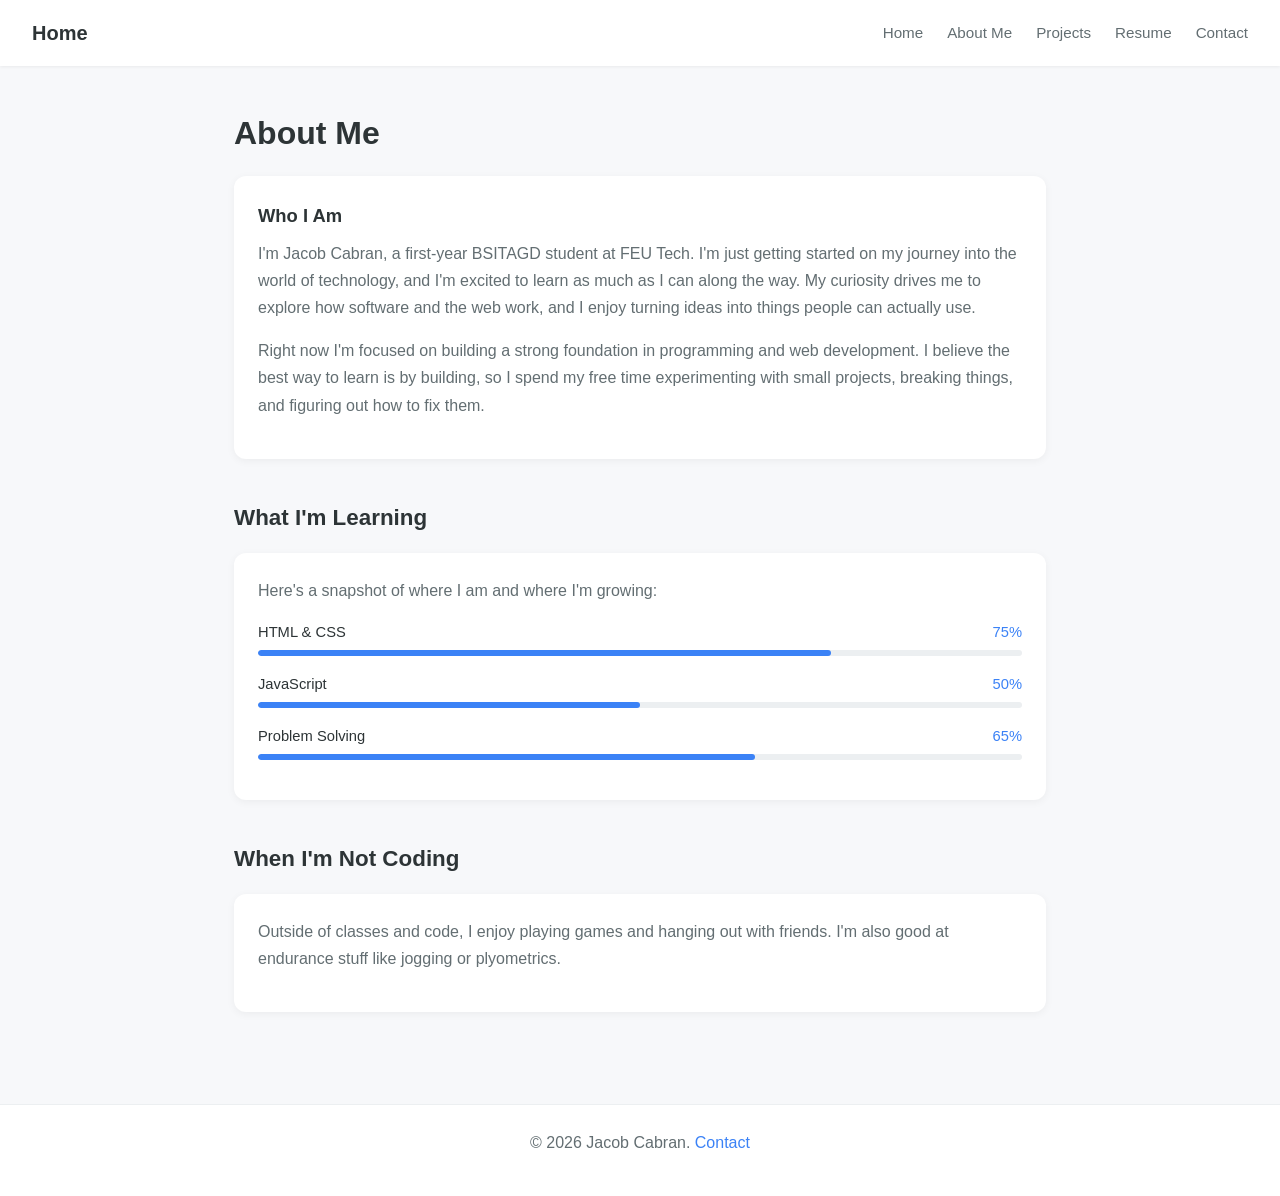
<file: aboutme.html>
<!DOCTYPE html>
<html lang="en">
<head>
  <meta charset="UTF-8">
  <meta name="viewport" content="width=device-width, initial-scale=1.0">
  <title>Jacob Cabran — About Me</title>
  <link rel="stylesheet" href="style.css">
</head>
<body>

  <nav>
    <a href="home.html" class="logo">Home</a>
    <ul>
      <li><a href="home.html">Home</a></li>
      <li><a href="aboutme.html">About Me</a></li>
      <li><a href="project.html">Projects</a></li>
      <li><a href="resume.html">Resume</a></li>
      <li><a href="contact.html">Contact</a></li>
    </ul>
  </nav>

  <main class="container">
    <h1>About Me</h1>

    <div class="card">
      <h3>Who I Am</h3>
      <p>
        I'm Jacob Cabran, a first-year BSITAGD student at FEU Tech.
        I'm just getting started on my journey into the world of technology, and I'm
        excited to learn as much as I can along the way. My curiosity drives me to
        explore how software and the web work, and I enjoy turning ideas into things
        people can actually use.
      </p>
      <p>
        Right now I'm focused on building a strong foundation in programming and web
        development. I believe the best way to learn is by building, so I spend my
        free time experimenting with small projects, breaking things, and figuring
        out how to fix them.
      </p>
    </div>

    <h2>What I'm Learning</h2>
    <div class="card">
      <p>Here's a snapshot of where I am and where I'm growing:</p>

      <div class="skill-row">
        <div class="skill-top">
          <span class="skill-name">HTML & CSS</span>
          <span class="skill-pct">75%</span>
        </div>
        <div class="skill-bar"><div class="skill-fill" data-width="75"></div></div>
      </div>
      <div class="skill-row">
        <div class="skill-top">
          <span class="skill-name">JavaScript</span>
          <span class="skill-pct">50%</span>
        </div>
        <div class="skill-bar"><div class="skill-fill" data-width="50"></div></div>
      </div>
      <div class="skill-row">
        <div class="skill-top">
          <span class="skill-name">Problem Solving</span>
          <span class="skill-pct">65%</span>
        </div>
        <div class="skill-bar"><div class="skill-fill" data-width="65"></div></div>
      </div>
      </div>

    <h2>When I'm Not Coding</h2>
    <div class="card">
      <p>
        Outside of classes and code, I enjoy playing games and
        hanging out with friends. I'm also good at endurance stuff like jogging or plyometrics.
      </p>
    </div>

  </main>

  <footer>
    <p>&copy; <span id="year">2026</span> Jacob Cabran. <a href="contact.html">Contact</a></p>
  </footer>

  <button class="back-to-top" aria-label="Back to top">↑</button>

  <script src="script.js"></script>
</body>
</html>
</file>
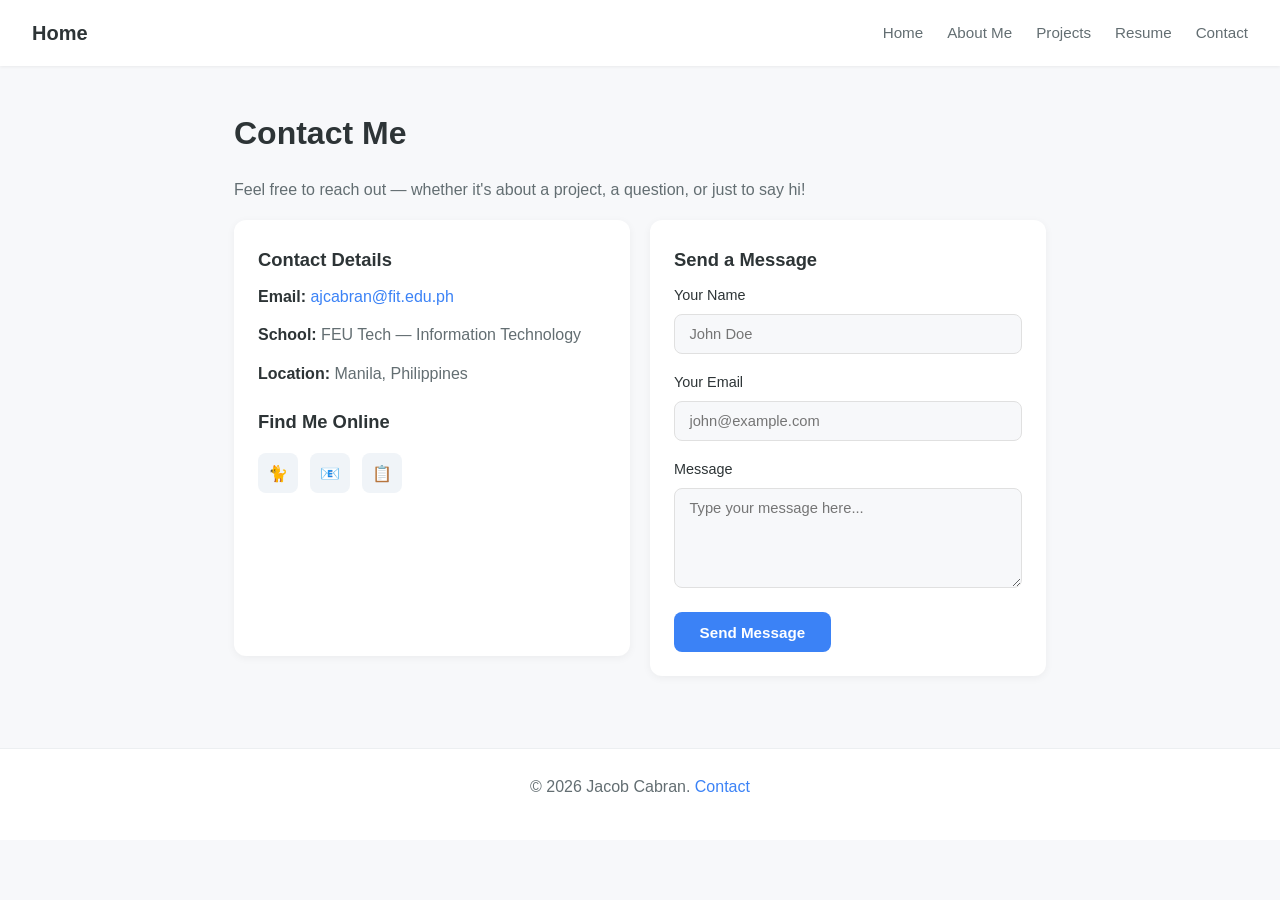
<file: contact.html>
<!DOCTYPE html>
<html lang="en">
<head>
  <meta charset="UTF-8">
  <meta name="viewport" content="width=device-width, initial-scale=1.0">
  <title>Jacob Cabran — Contact</title>
  <link rel="stylesheet" href="style.css">
</head>
<body>

  <nav>
    <a href="home.html" class="logo">Home</a>
    <ul>
      <li><a href="home.html">Home</a></li>
      <li><a href="aboutme.html">About Me</a></li>
      <li><a href="project.html">Projects</a></li>
      <li><a href="resume.html">Resume</a></li>
      <li><a href="contact.html">Contact</a></li>
    </ul>
  </nav>

  <main class="container">
    <h1>Contact Me</h1>
    <p>Feel free to reach out — whether it's about a project, a question, or just to say hi!</p>

    <div class="projects-grid">

      <div class="contact-info">
        <h3>Contact Details</h3>
        <p><strong>Email:</strong> <a href="mailto:ajcabran@fit.edu.ph">ajcabran@fit.edu.ph</a></p>
        <p><strong>School:</strong> FEU Tech — Information Technology</p>
        <p><strong>Location:</strong> Manila, Philippines</p>

        <h3 style="margin-top:1.2rem;">Find Me Online</h3>
        <div class="social-links">
          <a href="https://github.com/ajcabran-eng" target="_blank" title="GitHub">🐈</a>
          <a href="https://www.linkedin.com/in/jacob-cabran-b0bb80380/" target="_blank" title="LinkedIn">📧</a>
          <a href="mailto:ajcabran@fit.edu.ph" title="Email">📋</a>
        </div>
      </div>

      <div class="contact-form">
        <h3>Send a Message</h3>
        <form>
          <div class="form-group">
            <label for="name">Your Name</label>
            <input type="text" id="name" name="name" placeholder="John Doe" required>
          </div>
          <div class="form-group">
            <label for="email">Your Email</label>
            <input type="email" id="email" name="email" placeholder="john@example.com" required>
          </div>
          <div class="form-group">
            <label for="message">Message</label>
            <textarea id="message" name="message" placeholder="Type your message here..." required></textarea>
          </div>
          <button type="submit" class="btn">Send Message</button>
          <div class="form-success">Thanks! Your message has been noted. I'll get back to you soon.</div>
        </form>
      </div>

    </div>

  </main>

  <footer>
    <p>&copy; <span id="year">2026</span> Jacob Cabran. <a href="contact.html">Contact</a></p>
  </footer>

  <button class="back-to-top" aria-label="Back to top">↑</button>

  <script src="script.js"></script>
</body>
</html>
</file>
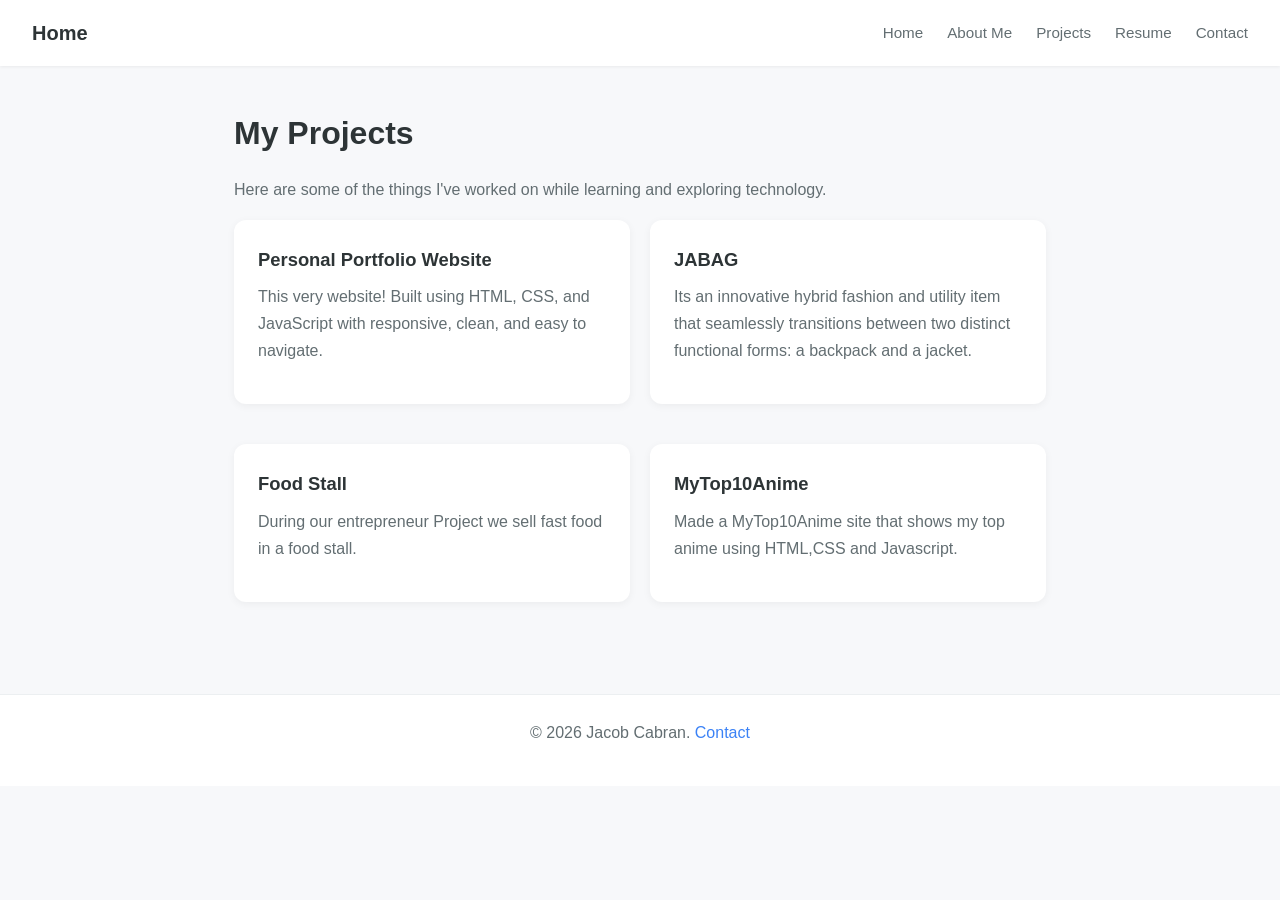
<file: project.html>
<!DOCTYPE html>
<html lang="en">
<head>
  <meta charset="UTF-8">
  <meta name="viewport" content="width=device-width, initial-scale=1.0">
  <title>Jacob Cabran — Projects</title>
  <link rel="stylesheet" href="style.css">
</head>
<body>

  <nav>
    <a href="home.html" class="logo">Home</a>
    <ul>
      <li><a href="home.html">Home</a></li>
      <li><a href="aboutme.html">About Me</a></li>
      <li><a href="project.html">Projects</a></li>
      <li><a href="resume.html">Resume</a></li>
      <li><a href="contact.html">Contact</a></li>
    </ul>
  </nav>

  <main class="container">
    <h1>My Projects</h1>
    <p>Here are some of the things I've worked on while learning and exploring technology.</p>



    <div class="projects-grid">
      <div class="card project-item">
        <h3>Personal Portfolio Website</h3>
        <p>This very website! Built using HTML, CSS, and JavaScript with responsive, clean, and easy to navigate.</p>
      </div>

      <div class="card project-item">
        <h3>JABAG</h3>
        <p>Its an innovative hybrid fashion and utility item that seamlessly transitions between two distinct functional forms: a backpack and a jacket.</p>
      </div>

      <div class="card project-item">
        <h3>Food Stall</h3>
        <p>During our entrepreneur Project we sell fast food in a food stall.</p>
      </div>

      <div class="card project-item">
        <h3>MyTop10Anime</h3>
        <p>Made a MyTop10Anime site that shows my top anime using HTML,CSS and Javascript.</p>
        </div>

  </main>

  <footer>
    <p>&copy; <span id="year">2026</span> Jacob Cabran. <a href="contact.html">Contact</a></p>
  </footer>

  <button class="back-to-top" aria-label="Back to top">↑</button>

  <script src="script.js"></script>
</body>
</html>
</file>
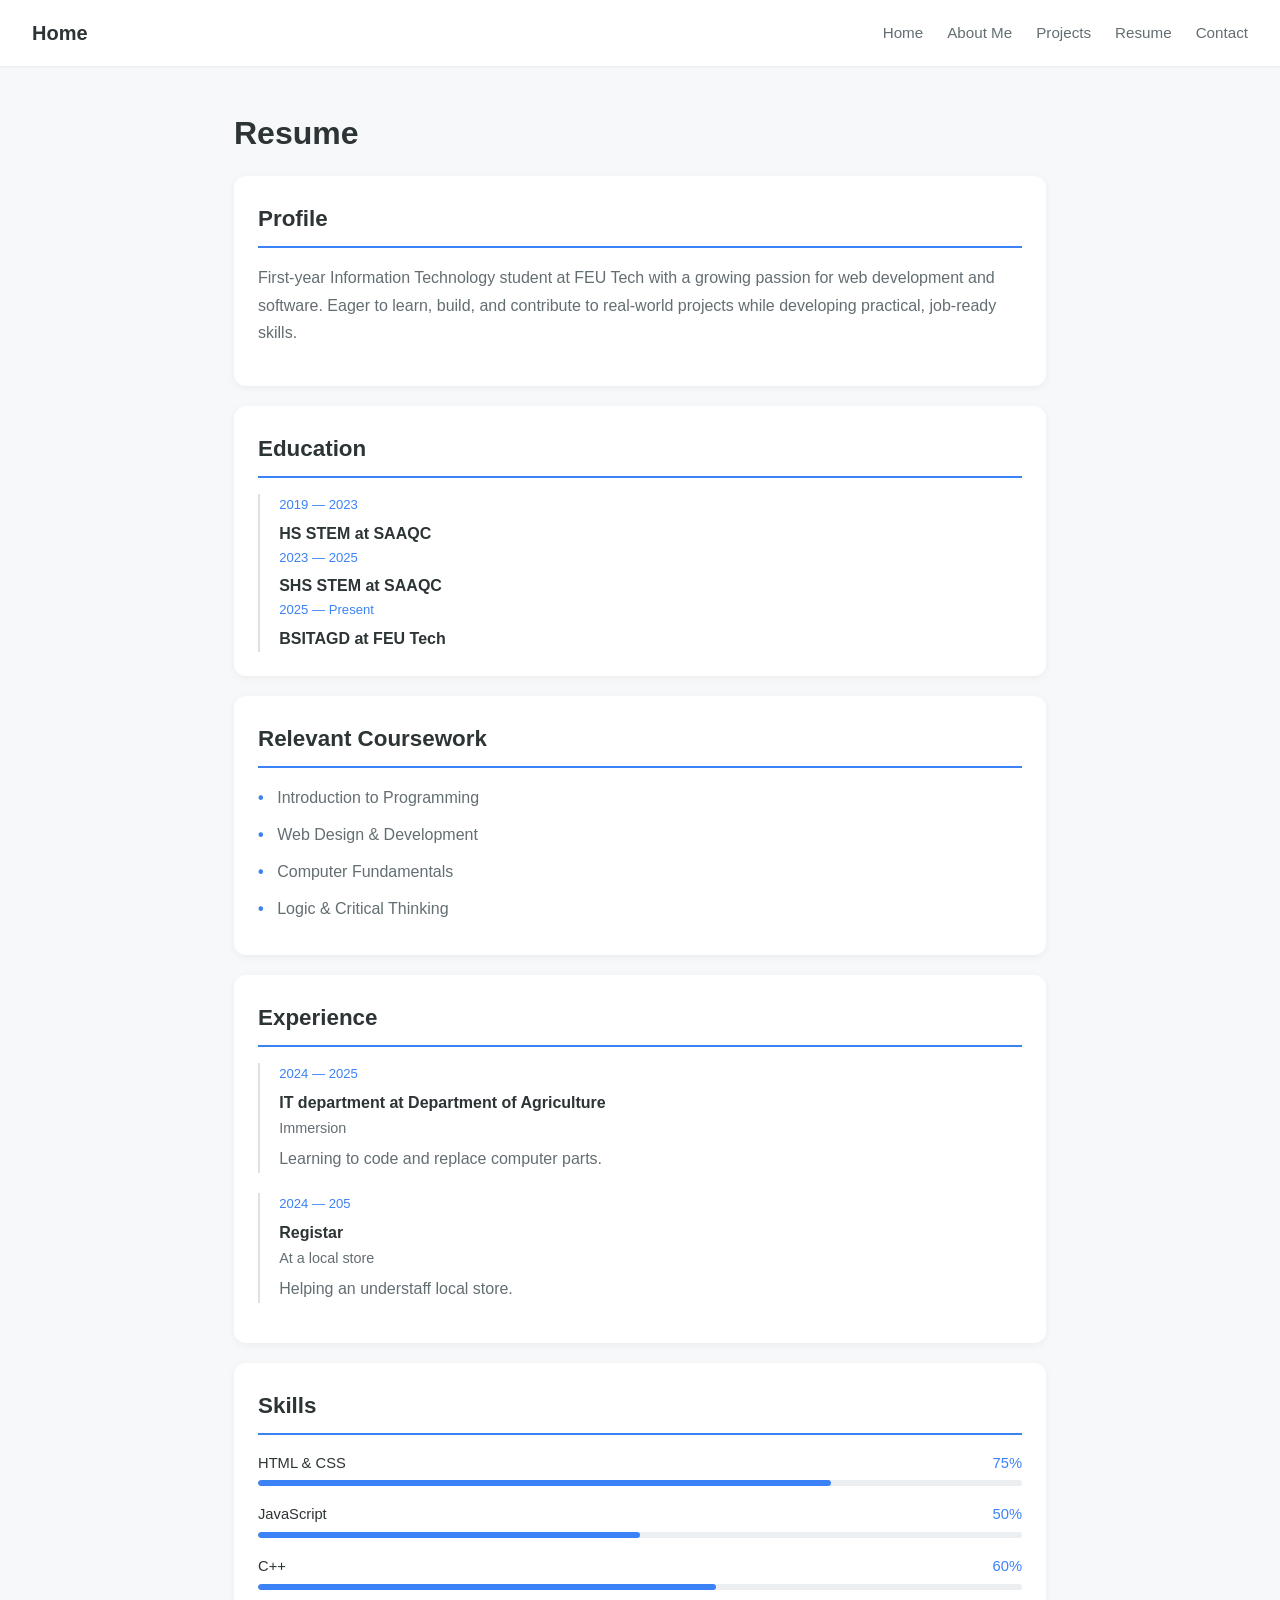
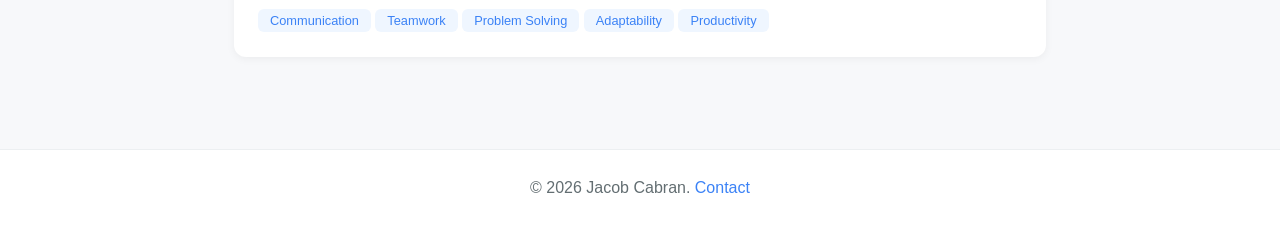
<file: resume.html>
<!DOCTYPE html>
<html lang="en">
<head>
  <meta charset="UTF-8">
  <meta name="viewport" content="width=device-width, initial-scale=1.0">
  <title>Jacob Cabran — Resume</title>
  <link rel="stylesheet" href="style.css">
</head>
<body>

  <nav>
    <a href="home.html" class="logo">Home</a>
    <ul>
      <li><a href="home.html">Home</a></li>
      <li><a href="aboutme.html">About Me</a></li>
      <li><a href="project.html">Projects</a></li>
      <li><a href="resume.html">Resume</a></li>
      <li><a href="contact.html">Contact</a></li>
    </ul>
  </nav>

  <main class="container">
    <h1>Resume</h1>

    <div class="resume-section">
      <h2>Profile</h2>
      <p>
        First-year Information Technology student at FEU Tech with a growing passion
        for web development and software. Eager to learn, build, and contribute to
        real-world projects while developing practical, job-ready skills.
      </p>
    </div>

    <div class="resume-section">
      <h2>Education</h2>
      <div class="timeline-item">
        <div class="tl-date">2019 — 2023</div>
        <div class="tl-title">HS STEM at SAAQC</div>
        <div class="tl-date">2023 — 2025</div>
        <div class="tl-title">SHS STEM at SAAQC</div>
        <div class="tl-date">2025 — Present</div>
        <div class="tl-title">BSITAGD at FEU Tech</div>
      </div>
    </div>

    <div class="resume-section">
      <h2>Relevant Coursework</h2>
      <ul>
        <li>Introduction to Programming</li>
        <li>Web Design & Development</li>
        <li>Computer Fundamentals</li>
        <li>Logic & Critical Thinking</li>
      </ul>
    </div>

    <div class="resume-section">
      <h2>Experience</h2>
      <div class="timeline-item">
        <div class="tl-date">2024 — 2025</div>
        <div class="tl-title">IT department at Department of Agriculture</div>
        <div class="tl-org">Immersion</div>
        <p>Learning to code and replace computer parts.</p>
      </div>
      <div class="timeline-item">
        <div class="tl-date">2024 — 205</div>
        <div class="tl-title">Registar</div>
        <div class="tl-org">At a local store</div>
        <p>Helping an understaff local store.</p>
      </div>
    </div>

    <div class="resume-section">
      <h2>Skills</h2>
      <div class="skill-row">
        <div class="skill-top">
          <span class="skill-name">HTML & CSS</span>
          <span class="skill-pct">75%</span>
        </div>
        <div class="skill-bar"><div class="skill-fill" data-width="75"></div></div>
      </div>
      <div class="skill-row">
        <div class="skill-top">
          <span class="skill-name">JavaScript</span>
          <span class="skill-pct">50%</span>
        </div>
        <div class="skill-bar"><div class="skill-fill" data-width="50"></div></div>
      </div>
      <div class="skill-row">
        <div class="skill-top">
          <span class="skill-name">C++</span>
          <span class="skill-pct">60%</span>
        </div>
        <div class="skill-bar"><div class="skill-fill" data-width="60"></div></div>
      </div>
        <span class="tag">Communication</span>
        <span class="tag">Teamwork</span>
        <span class="tag">Problem Solving</span>
        <span class="tag">Adaptability</span>
        <span class="tag">Productivity</span>
      </div>
    </div>

  </main>

  <footer>
    <p>&copy; <span id="year">2026</span> Jacob Cabran. <a href="contact.html">Contact</a></p>
  </footer>

  <button class="back-to-top" aria-label="Back to top">↑</button>

  <script src="script.js"></script>
</body>
</html>
</file>
<file: style.css>
* {
  margin: 0;
  padding: 0;
  box-sizing: border-box;
}

body {
  font-family: 'Poppins', sans-serif;
  background: #f7f8fa;
  color: #2d3436;
  line-height: 1.7;
}

a {
  color: #3b82f6;
  text-decoration: none;
  transition: color 0.2s ease;
}

a:hover {
  color: #2563eb;
}

nav {
  background: #fff;
  padding: 1rem 2rem;
  display: flex;
  align-items: center;
  justify-content: space-between;
  flex-wrap: wrap;
  box-shadow: 0 1px 3px rgba(0, 0, 0, 0.06);
  position: sticky;
  top: 0;
  z-index: 100;
}

nav .logo {
  color: #2d3436;
  font-size: 1.25rem;
  font-weight: 700;
  text-decoration: none;
}

nav .logo:hover {
  color: #2d3436;
}

nav ul {
  list-style: none;
  display: flex;
  gap: 1.5rem;
  flex-wrap: wrap;
}

nav ul a {
  color: #636e72;
  text-decoration: none;
  font-size: 0.95rem;
  font-weight: 500;
  transition: color 0.2s ease;
}

nav ul a:hover {
  color: #3b82f6;
}

nav ul a.active {
  color: #3b82f6;
  font-weight: 600;
}

.profile-img {
  width: 150px;
  height: 150px;
  border-radius: 50%;
  object-fit: cover;
  margin-bottom: 1rem;
  border: 3px solid #ccc;
}

.container {
  max-width: 860px;
  margin: 0 auto;
  padding: 2.5rem 1.5rem;
}

h1 {
  font-size: 2rem;
  font-weight: 700;
  margin-bottom: 1rem;
}

h2 {
  font-size: 1.4rem;
  font-weight: 600;
  margin-bottom: 1rem;
  margin-top: 2.5rem;
}

h3 {
  font-size: 1.15rem;
  font-weight: 600;
  margin-bottom: 0.5rem;
}

p {
  margin-bottom: 1rem;
  color: #636e72;
}

.hero {
  background: #fff;
  border-radius: 12px;
  padding: 2.5rem;
  margin-bottom: 2rem;
  text-align: center;
  box-shadow: 0 2px 8px rgba(0, 0, 0, 0.05);
}

.hero h1 {
  font-size: 2.2rem;
  margin-bottom: 0.5rem;
}

.hero .tagline {
  font-size: 1.15rem;
  color: #3b82f6;
  font-weight: 500;
  margin-bottom: 1rem;
}

.hero .subtitle {
  max-width: 480px;
  margin: 0 auto 1.5rem;
}

.typewriter::after {
  content: '|';
  animation: blink 1s step-end infinite;
  color: #3b82f6;
}

.card {
  background: #fff;
  border-radius: 12px;
  padding: 1.5rem;
  margin-bottom: 1.25rem;
  box-shadow: 0 2px 8px rgba(0, 0, 0, 0.05);
  transition: transform 0.2s ease, box-shadow 0.2s ease;
}

.card:hover {
  transform: translateY(-3px);
  box-shadow: 0 4px 16px rgba(0, 0, 0, 0.08);
}

.card h3 a {
  color: #2d3436;
}

.card h3 a:hover {
  color: #3b82f6;
}

.tags {
  display: flex;
  flex-wrap: wrap;
  gap: 0.5rem;
  margin-top: 0.8rem;
}

.tag {
  background: #eff6ff;
  color: #3b82f6;
  font-size: 0.8rem;
  padding: 0.25rem 0.75rem;
  border-radius: 6px;
}

.btn {
  display: inline-block;
  background: #3b82f6;
  color: #fff;
  padding: 0.7rem 1.6rem;
  border-radius: 8px;
  text-decoration: none;
  font-size: 0.95rem;
  font-weight: 600;
  border: none;
  cursor: pointer;
  transition: background 0.2s ease, transform 0.2s ease;
}

.btn:hover {
  background: #2563eb;
  color: #fff;
  transform: translateY(-2px);
}

.btn-outline {
  background: transparent;
  color: #3b82f6;
  border: 1px solid #3b82f6;
}

.btn-outline:hover {
  background: #eff6ff;
  color: #2563eb;
}

.hero-btns {
  display: flex;
  gap: 1rem;
  justify-content: center;
  flex-wrap: wrap;
}

.projects-grid {
  display: grid;
  grid-template-columns: repeat(auto-fit, minmax(260px, 1fr));
  gap: 1.25rem;
}

.skill-row {
  margin-bottom: 1rem;
}

.skill-top {
  display: flex;
  justify-content: space-between;
  margin-bottom: 0.3rem;
  font-size: 0.92rem;
}

.skill-name { font-weight: 500; color: #2d3436; }
.skill-pct { color: #3b82f6; }

.skill-bar {
  height: 6px;
  background: #eceff1;
  border-radius: 6px;
  overflow: hidden;
}

.skill-fill {
  height: 100%;
  background: #3b82f6;
  border-radius: 6px;
  width: 0;
  transition: width 1s ease;
}

.resume-section {
  background: #fff;
  border-radius: 12px;
  padding: 1.5rem;
  margin-bottom: 1.25rem;
  box-shadow: 0 2px 8px rgba(0, 0, 0, 0.05);
}

.resume-section h2 {
  margin-top: 0;
  border-bottom: 2px solid #3b82f6;
  padding-bottom: 0.5rem;
}

.resume-section ul {
  list-style: none;
  padding-left: 0;
}

.resume-section li {
  margin-bottom: 0.6rem;
  padding-left: 1.2rem;
  position: relative;
  color: #636e72;
}

.resume-section li::before {
  content: '•';
  position: absolute;
  left: 0;
  color: #3b82f6;
  font-weight: bold;
}

.timeline-item {
  margin-bottom: 1.3rem;
  padding-left: 1.2rem;
  border-left: 2px solid #e0e0e0;
}

.timeline-item:last-child { margin-bottom: 0; }

.timeline-item .tl-date {
  font-size: 0.82rem;
  color: #3b82f6;
  font-weight: 500;
  margin-bottom: 0.2rem;
}

.timeline-item .tl-title {
  font-weight: 600;
  color: #2d3436;
}

.timeline-item .tl-org {
  color: #636e72;
  font-size: 0.9rem;
  margin-bottom: 0.3rem;
}

.contact-info {
  background: #fff;
  border-radius: 12px;
  padding: 1.5rem;
  margin-bottom: 1.25rem;
  box-shadow: 0 2px 8px rgba(0, 0, 0, 0.05);
}

.contact-info p {
  margin-bottom: 0.7rem;
}

.contact-info strong {
  color: #2d3436;
}

.social-links {
  display: flex;
  gap: 0.75rem;
  margin-top: 1rem;
}

.social-links a {
  display: inline-flex;
  align-items: center;
  justify-content: center;
  width: 40px;
  height: 40px;
  border-radius: 8px;
  background: #f0f4f8;
  font-size: 1rem;
  transition: 0.2s ease;
}

.social-links a:hover {
  background: #eff6ff;
  transform: translateY(-2px);
}

.contact-form {
  background: #fff;
  border-radius: 12px;
  padding: 1.5rem;
  box-shadow: 0 2px 8px rgba(0, 0, 0, 0.05);
}

.form-group {
  margin-bottom: 1rem;
}

.form-group label {
  display: block;
  margin-bottom: 0.4rem;
  font-size: 0.9rem;
  font-weight: 500;
  color: #2d3436;
}

.form-group input,
.form-group textarea {
  width: 100%;
  background: #f7f8fa;
  border: 1px solid #e0e0e0;
  border-radius: 8px;
  padding: 0.7rem 0.9rem;
  color: #2d3436;
  font-family: inherit;
  font-size: 0.92rem;
  transition: border-color 0.2s ease;
}

.form-group input:focus,
.form-group textarea:focus {
  outline: none;
  border-color: #3b82f6;
}

.form-group textarea {
  resize: vertical;
  min-height: 100px;
}

.form-success {
  display: none;
  background: #eff6ff;
  color: #3b82f6;
  padding: 0.8rem;
  border-radius: 8px;
  margin-top: 0.8rem;
  text-align: center;
  font-size: 0.9rem;
}

.form-success.show {
  display: block;
  animation: fadeIn 0.3s ease;
}

footer {
  background: #fff;
  border-top: 1px solid #eceff1;
  color: #636e72;
  text-align: center;
  padding: 1.5rem;
  margin-top: 2rem;
}

footer a {
  color: #3b82f6;
}

.back-to-top {
  position: fixed;
  bottom: 1.5rem;
  right: 1.5rem;
  width: 42px;
  height: 42px;
  border-radius: 50%;
  background: #3b82f6;
  color: #fff;
  border: none;
  cursor: pointer;
  font-size: 1.1rem;
  opacity: 0;
  visibility: hidden;
  transition: 0.25s ease;
  box-shadow: 0 2px 8px rgba(59, 130, 246, 0.3);
}

.back-to-top.show {
  opacity: 1;
  visibility: visible;
}

.back-to-top:hover {
  background: #2563eb;
}

@media (max-width: 768px) {
  nav { padding: 0.8rem 1rem; }

  nav ul {
    display: none;
    position: absolute;
    top: 100%;
    left: 0;
    right: 0;
    background: #fff;
    flex-direction: column;
    padding: 1rem;
    gap: 0.5rem;
    box-shadow: 0 4px 12px rgba(0, 0, 0, 0.08);
  }

  nav ul.open { display: flex; }

  nav ul a {
    padding: 0.6rem;
    border-radius: 6px;
  }

  nav ul a:hover,
  nav ul a.active {
    background: #eff6ff;
  }

  .hero h1 { font-size: 1.7rem; }
  h1 { font-size: 1.6rem; }
}
</file>
